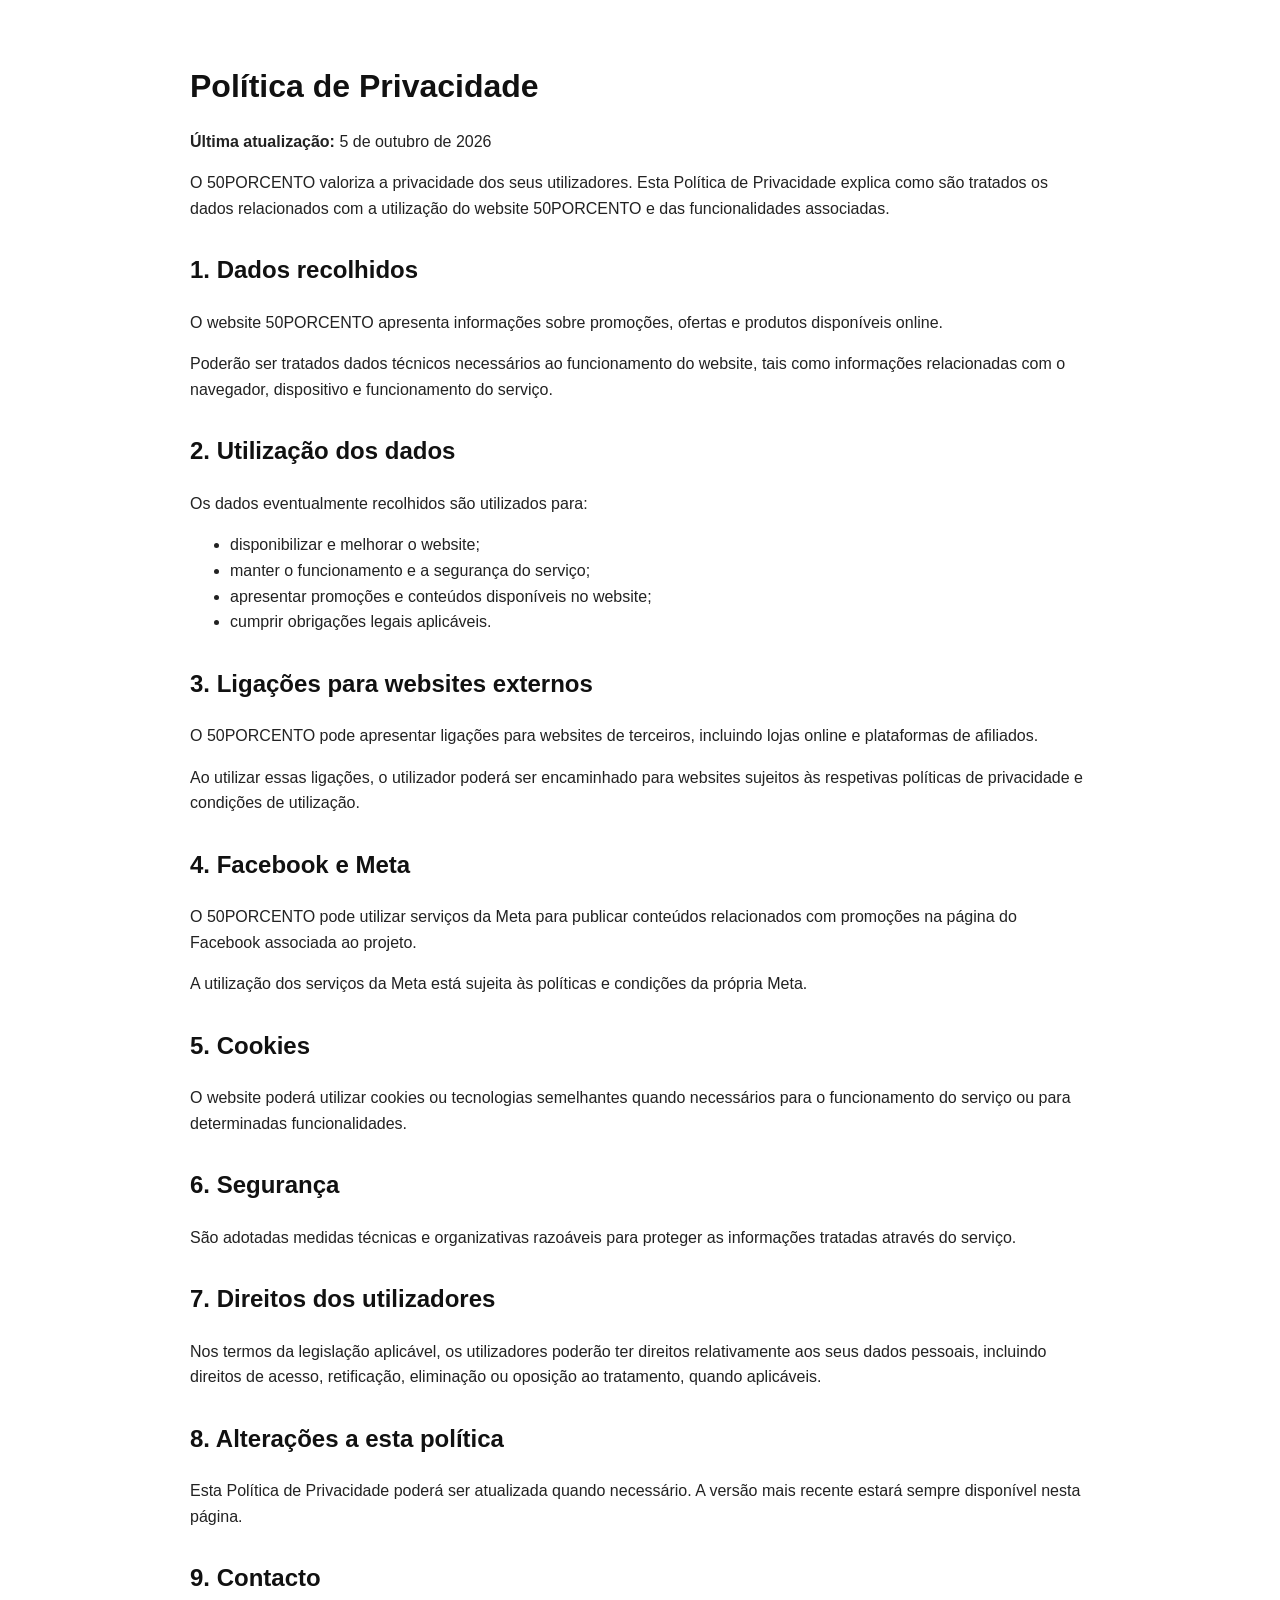
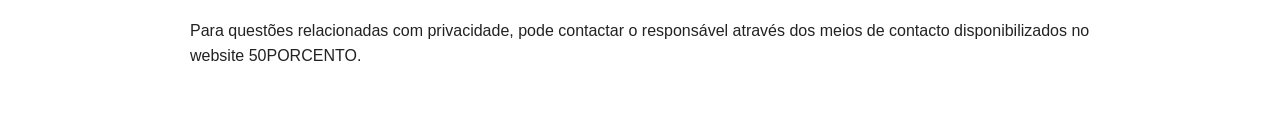
<file: politica-de-privacidade/index.html>
<!DOCTYPE html>
<html lang="pt-PT">
<head>
  <meta charset="UTF-8">
  <meta name="viewport" content="width=device-width, initial-scale=1.0">
  <title>Política de Privacidade | 50PORCENTO</title>

  <style>
    body {
      font-family: Arial, sans-serif;
      line-height: 1.6;
      max-width: 900px;
      margin: 0 auto;
      padding: 40px 20px;
      color: #222;
      background: #fff;
    }

    h1, h2 {
      color: #111;
    }

    h1 {
      margin-bottom: 10px;
    }

    h2 {
      margin-top: 30px;
    }

    a {
      color: #0066cc;
    }
  </style>
</head>

<body>

  <h1>Política de Privacidade</h1>

  <p><strong>Última atualização:</strong> 5 de outubro de 2026</p>

  <p>
    O 50PORCENTO valoriza a privacidade dos seus utilizadores.
    Esta Política de Privacidade explica como são tratados os dados
    relacionados com a utilização do website 50PORCENTO e das
    funcionalidades associadas.
  </p>

  <h2>1. Dados recolhidos</h2>

  <p>
    O website 50PORCENTO apresenta informações sobre promoções,
    ofertas e produtos disponíveis online.
  </p>

  <p>
    Poderão ser tratados dados técnicos necessários ao funcionamento
    do website, tais como informações relacionadas com o navegador,
    dispositivo e funcionamento do serviço.
  </p>

  <h2>2. Utilização dos dados</h2>

  <p>
    Os dados eventualmente recolhidos são utilizados para:
  </p>

  <ul>
    <li>disponibilizar e melhorar o website;</li>
    <li>manter o funcionamento e a segurança do serviço;</li>
    <li>apresentar promoções e conteúdos disponíveis no website;</li>
    <li>cumprir obrigações legais aplicáveis.</li>
  </ul>

  <h2>3. Ligações para websites externos</h2>

  <p>
    O 50PORCENTO pode apresentar ligações para websites de terceiros,
    incluindo lojas online e plataformas de afiliados.
  </p>

  <p>
    Ao utilizar essas ligações, o utilizador poderá ser encaminhado
    para websites sujeitos às respetivas políticas de privacidade
    e condições de utilização.
  </p>

  <h2>4. Facebook e Meta</h2>

  <p>
    O 50PORCENTO pode utilizar serviços da Meta para publicar conteúdos
    relacionados com promoções na página do Facebook associada ao projeto.
  </p>

  <p>
    A utilização dos serviços da Meta está sujeita às políticas e
    condições da própria Meta.
  </p>

  <h2>5. Cookies</h2>

  <p>
    O website poderá utilizar cookies ou tecnologias semelhantes
    quando necessários para o funcionamento do serviço ou para
    determinadas funcionalidades.
  </p>

  <h2>6. Segurança</h2>

  <p>
    São adotadas medidas técnicas e organizativas razoáveis para
    proteger as informações tratadas através do serviço.
  </p>

  <h2>7. Direitos dos utilizadores</h2>

  <p>
    Nos termos da legislação aplicável, os utilizadores poderão ter
    direitos relativamente aos seus dados pessoais, incluindo direitos
    de acesso, retificação, eliminação ou oposição ao tratamento,
    quando aplicáveis.
  </p>

  <h2>8. Alterações a esta política</h2>

  <p>
    Esta Política de Privacidade poderá ser atualizada quando necessário.
    A versão mais recente estará sempre disponível nesta página.
  </p>

  <h2>9. Contacto</h2>

  <p>
    Para questões relacionadas com privacidade, pode contactar o
    responsável através dos meios de contacto disponibilizados no
    website 50PORCENTO.
  </p>

</body>
</html>
</file>
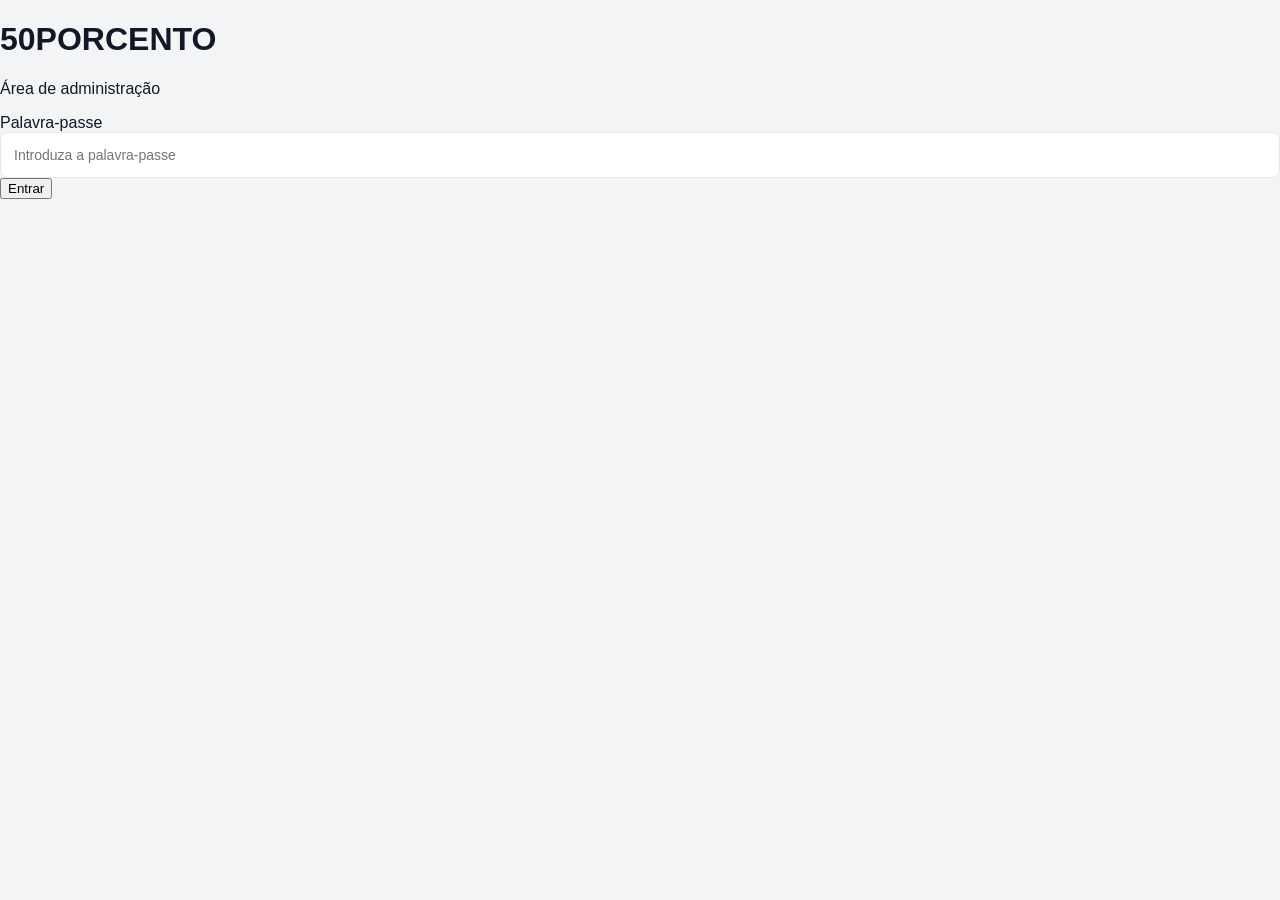
<file: admin.html>
<!doctype html>
<html lang="pt-PT">

<head>

<meta charset="utf-8">

<meta
  name="viewport"
  content="width=device-width, initial-scale=1"
>

<title>50PORCENTO - Administração</title>

<link
  rel="stylesheet"
  href="admin.css"
>

</head>


<body>


<!-- =====================================
     LOGIN
====================================== -->

<div id="loginScreen">

  <div class="login-box">

    <h1>50PORCENTO</h1>

    <p>
      Área de administração
    </p>

    <form id="loginForm">

      <label for="loginPassword">
        Palavra-passe
      </label>

      <input
        id="loginPassword"
        type="password"
        autocomplete="current-password"
        placeholder="Introduza a palavra-passe"
        required
      >

      <button type="submit">
        Entrar
      </button>

      <p id="loginStatus"></p>

    </form>

  </div>

</div>



<!-- =====================================
     PAINEL DE ADMINISTRAÇÃO
====================================== -->

<div id="adminPanel" hidden>


<header class="admin-header">

  <div class="admin-logo">

    50<span>PORCENTO</span>

  </div>

  <div>
    Administração
  </div>

</header>



<main class="admin-container">


  <!-- =====================================
       TÍTULO
  ====================================== -->

  <section class="admin-title">

    <div>

      <h1>
        Promoções
      </h1>

      <p>
        Adicione e organize as promoções do 50PORCENTO.
      </p>

    </div>

    <a href="index.html">
      Ver site →
    </a>

  </section>



  <!-- =====================================
       NOVA PROMOÇÃO
  ====================================== -->

  <section class="admin-card">

    <h2>
      Nova promoção
    </h2>


    <form id="offerForm">


      <div class="form-group">

        <label for="contentType">
          Tipo de conteúdo
        </label>

        <select id="contentType">

          <option value="promocao">
            Promoção
          </option>

          <option value="marca">
            Marca
          </option>

        </select>

      </div>



      <!-- =====================================
           CAMPOS DA MARCA
      ====================================== -->

<div id="brandFields" hidden>

    <div class="form-group">
        <label for="brandName">Nome da marca</label>
        <input
            id="brandName"
            type="text"
            placeholder="Ex.: Benetton"
        >
    </div>

    <div class="form-group">
        <label for="brandLogo">Logo da marca</label>
        <input
            id="brandLogo"
            type="file"
            accept="image/*"
        >
    </div>

    <div class="form-group">
        <label for="brandLink">Link da marca</label>
        <input
            id="brandLink"
            type="url"
            placeholder="https://..."
        >
    </div>

</div>

      <!-- =====================================
           CAMPOS DA PROMOÇÃO
      ====================================== -->

      <div class="form-group">

        <label for="title">
          Título
        </label>

        <input
          id="title"
          type="text"
          placeholder="Ex.: Promoção de verão"
          required
        >

      </div>



     <div class="form-group">
    <label for="brand">Marca</label>
    <select id="brand">
        <option value="">Selecionar marca</option>
    </select>
</div>



      <div class="form-row">


        <div class="form-group">

          <label for="category">
            Categoria
          </label>

          <select
            id="category"
            required
          >

            <option value="">
              Escolher categoria
            </option>

            <option>
              Desporto e Lazer
            </option>

            <option>
              Viagens e Férias
            </option>

            <option>
              Roupa e Acessórios
            </option>

            <option>
              Perfumes e Cosmética
            </option>

            <option>
              Tecnologia
            </option>

            <option>
              Casa e Jardim
            </option>

            <option>
              Saúde e Bem Estar
            </option>

            <option>
              Marketplace
            </option>

            <option>
              Alimentação
            </option>

          </select>

        </div>



        <div class="form-group">

          <label for="date">
            Data
          </label>

          <input
            id="date"
            type="date"
            required
          >

        </div>

      </div>



      <div class="form-group">

        <label for="link">
          Link da promoção
        </label>

        <input
          id="link"
          type="url"
          placeholder="https://..."
          required
        >

      </div>



      <div class="form-group">

        <label for="image">
          Imagem
        </label>

        <input
          id="image"
          type="file"
          accept="image/*"
          required
        >

        <small>
          JPG, PNG ou WebP
        </small>

      </div>



      <div
        id="preview"
        class="image-preview"
      ></div>



      <button
        type="submit"
        class="save-button"
      >
        Adicionar
      </button>


    </form>

  </section>



  <!-- =====================================
       EDITAR PROMOÇÃO
  ====================================== -->

  <section
    id="editSection"
    class="admin-card"
    hidden
  >

    <h2>
      Editar
    </h2>


    <form id="editForm">

      <input
        type="hidden"
        id="editId"
      >


      <div class="form-group">

        <label for="editTitle">
        </label>

        <input
          id="editTitle"
          type="text"
          required
        >

      </div>



      <div class="form-row">


        <div class="form-group">

          <label for="editCategory">
            Categoria
          </label>

          <select
            id="editCategory"
            required
          >

            <option value="">
              Escolher categoria
            </option>

            <option>
              Desporto e Lazer
            </option>

            <option>
              Viagens e Férias
            </option>

            <option>
              Roupa e Acessórios
            </option>

            <option>
              Perfumes e Cosmética
            </option>

            <option>
              Tecnologia
            </option>

            <option>
              Casa e Jardim
            </option>

            <option>
              Saúde e Bem Estar
            </option>

            <option>
              Marketplace
            </option>

            <option>
              Alimentação
            </option>

          </select>

        </div>



        <div class="form-group">

          <label for="editDate">
            Data
          </label>

          <input
            id="editDate"
            type="date"
            required
          >

        </div>

      </div>



      <div class="form-group">

        <label for="editLink">
          Link da promoção
        </label>

        <input
          id="editLink"
          type="url"
          required
        >

      </div>



      <div class="form-group">

        <label for="editImage">
          Nova imagem
        </label>

        <input
          id="editImage"
          type="file"
          accept="image/*"
        >

        <small>
          Deixa vazio para manter a imagem atual.
        </small>

      </div>



      <div
        id="editPreview"
        class="image-preview"
      ></div>



      <div class="form-row">

        <button
          type="submit"
          class="save-button"
        >
          Guardar alterações
        </button>


        <button
          type="button"
          id="cancelEdit"
          class="danger-button"
        >
          Cancelar
        </button>

      </div>


    </form>

  </section>



  <!-- =====================================
       PROMOÇÕES EXISTENTES
  ====================================== -->

  <section class="admin-card">


    <div class="list-header">


      <div>

        <h2>
          Promoções existentes
        </h2>

        <p id="offerCount">
          A carregar...
        </p>

      </div>


      <button
        id="clearAll"
        class="danger-button"
      >
        Apagar todas
      </button>


    </div>


    <div
      id="status"
      role="status"
    ></div>


    <div
      id="offerList"
      class="offer-list"
    ></div>


  </section>



  <!-- =====================================
       MARCAS
  ====================================== -->

  <section class="admin-card">

    <div class="list-header">

      <div>

        <h2>
          Marcas
        </h2>

        <p id="brandCount">
          0 marcas
        </p>

      </div>

    </div>


    <div
      id="brandList"
      class="offer-list"
    ></div>

  </section>


</main>

</div>


<script src="admin.js"></script>

</body>

</html>
</file>
<file: admin.css>
:root {
    --bg: #f3f4f6;
    --card: #ffffff;
    --text: #111827;
    --muted: #6b7280;
    --border: #e5e7eb;
    --black: #111111;
    --accent: #ff5a36;
    --accent-dark: #e44726;
    --danger: #dc2626;
    --success: #16a34a;
    --radius: 14px;
}

* {
    box-sizing: border-box;
}

html {
    scroll-behavior: smooth;
}

body {
    margin: 0;
    background: var(--bg);
    color: var(--text);
    font-family:
        Inter,
        -apple-system,
        BlinkMacSystemFont,
        "Segoe UI",
        Arial,
        sans-serif;
}


/* =====================================
   HEADER
===================================== */

.admin-header {
    min-height: 72px;
    padding: 0 32px;
    background: #111111;
    color: white;

    display: flex;
    align-items: center;
    justify-content: space-between;

    position: sticky;
    top: 0;
    z-index: 100;

    box-shadow: 0 2px 15px rgba(0, 0, 0, .12);
}

.admin-logo {
    font-size: 23px;
    font-weight: 900;
    letter-spacing: -1px;
}

.admin-logo span {
    font-weight: 500;
    margin-left: 2px;
}

.admin-header > div:last-child {
    font-size: 13px;
    color: #d1d5db;
}


/* =====================================
   CONTAINER
===================================== */

.admin-container {
    width: min(100% - 32px, 1100px);
    margin: 42px auto 80px;
}


/* =====================================
   TITULO
===================================== */

.admin-title {
    display: flex;
    justify-content: space-between;
    align-items: center;
    gap: 25px;
    margin-bottom: 28px;
}

.admin-title h1 {
    margin: 0 0 7px;
    font-size: 34px;
    line-height: 1.1;
    letter-spacing: -1px;
}

.admin-title p {
    margin: 0;
    color: var(--muted);
    font-size: 14px;
}

.admin-title a {
    display: inline-flex;
    align-items: center;
    justify-content: center;

    background: var(--black);
    color: white;

    padding: 11px 17px;

    border-radius: 8px;

    font-size: 13px;
    font-weight: 700;

    text-decoration: none;

    transition: .2s;
}

.admin-title a:hover {
    background: #333;
    transform: translateY(-1px);
}


/* =====================================
   CARDS
===================================== */

.admin-card {
    background: var(--card);
    border: 1px solid var(--border);
    border-radius: var(--radius);

    padding: 28px;

    margin-bottom: 24px;

    box-shadow:
        0 4px 18px rgba(0, 0, 0, .04);
}

.admin-card h2 {
    margin: 0 0 22px;
    font-size: 19px;
    letter-spacing: -.3px;
}


/* =====================================
   FORM
===================================== */

.form-group {
    display: flex;
    flex-direction: column;
    gap: 7px;
    margin-bottom: 18px;
}

.form-group label {
    font-size: 13px;
    font-weight: 700;
    color: #374151;
}

.form-group small {
    color: var(--muted);
    font-size: 12px;
}

input,
select {
    width: 100%;
    height: 46px;

    border: 1px solid var(--border);
    border-radius: 8px;

    padding: 0 13px;

    font-size: 14px;
    color: var(--text);

    background: #fff;

    transition:
        border-color .2s,
        box-shadow .2s;
}

input:hover,
select:hover {
    border-color: #c7cbd1;
}

input:focus,
select:focus {
    outline: none;
    border-color: var(--accent);

    box-shadow:
        0 0 0 3px rgba(255, 90, 54, .12);
}

.form-row {
    display: grid;
    grid-template-columns: 1fr 1fr;
    gap: 20px;
}


/* =====================================
   FILE
===================================== */

input[type="file"] {
    height: auto;
    padding: 11px;
    cursor: pointer;
}


/* =====================================
   PREVIEW
===================================== */

.image-preview {
    margin: 5px 0 20px;
    min-height: 0;
}

.image-preview img {
    width: 220px;
    max-width: 100%;
    max-height: 220px;

    object-fit: contain;

    display: block;

    border: 1px solid var(--border);
    border-radius: 10px;

    background: #f9fafb;

    padding: 5px;
}


/* =====================================
   BOTÃO PRINCIPAL
===================================== */

.save-button {
    width: 100%;
    min-height: 50px;

    border: 0;
    border-radius: 9px;

    background: var(--accent);
    color: white;

    font-size: 14px;
    font-weight: 800;

    cursor: pointer;

    transition:
        background .2s,
        transform .2s,
        box-shadow .2s;
}

.save-button:hover {
    background: var(--accent-dark);

    transform: translateY(-1px);

    box-shadow:
        0 5px 15px rgba(255, 90, 54, .22);
}

.save-button:active {
    transform: translateY(0);
}


/* =====================================
   CABEÇALHO DA LISTA
===================================== */

.list-header {
    display: flex;
    justify-content: space-between;
    align-items: center;

    gap: 20px;

    margin-bottom: 20px;
}

.list-header h2 {
    margin-bottom: 5px;
}

.list-header p {
    margin: 0;
    color: var(--muted);
    font-size: 13px;
}


/* =====================================
   APAGAR TODAS
===================================== */

.danger-button {
    border: 1px solid #fecaca;

    background: #fff;

    color: var(--danger);

    padding: 9px 13px;

    border-radius: 8px;

    font-size: 12px;
    font-weight: 700;

    cursor: pointer;

    transition: .2s;
}

.danger-button:hover {
    background: #fef2f2;
    border-color: #fca5a5;
}


/* =====================================
   STATUS
===================================== */

#status {
    min-height: 20px;

    margin-bottom: 14px;

    font-size: 13px;
    font-weight: 600;
}


/* =====================================
   LISTA
===================================== */

.offer-list {
    display: grid;
    gap: 12px;
}


/* =====================================
   ITEM PROMOÇÃO
===================================== */

.offer-item {
    display: grid;

    grid-template-columns:
        90px
        minmax(0, 1fr)
        auto;

    gap: 17px;

    align-items: center;

    padding: 12px;

    border: 1px solid var(--border);
    border-radius: 11px;

    background: #fff;

    transition:
        border-color .2s,
        box-shadow .2s,
        transform .2s;
}

.offer-item:hover {
    border-color: #d1d5db;

    box-shadow:
        0 5px 18px rgba(0, 0, 0, .06);

    transform: translateY(-1px);
}


/* =====================================
   IMAGEM DA PROMOÇÃO
===================================== */

.offer-item img {
    width: 90px;
    height: 75px;

    object-fit: contain;

    background: #f5f5f5;

    border-radius: 8px;

    border: 1px solid #eee;
}


/* =====================================
   INFORMAÇÃO
===================================== */

.offer-item h3 {
    margin: 0 0 6px;

    font-size: 15px;
    line-height: 1.3;

    color: var(--text);
}

.offer-item p {
    margin: 0;

    font-size: 12px;

    color: var(--muted);
}


/* =====================================
   BOTÕES DOS ITENS
===================================== */

.offer-item button {
    min-width: 75px;

    border-radius: 7px;

    padding: 8px 11px;

    font-size: 12px;
    font-weight: 700;

    cursor: pointer;

    transition: .2s;
}


/* EDITAR */

.edit-button {
    border: 1px solid #dbeafe;

    background: #eff6ff;

    color: #2563eb;
}

.edit-button:hover {
    background: #dbeafe;
}


/* APAGAR */

.delete-button {
    border: 1px solid #fecaca;

    background: #fff;

    color: #dc2626;
}

.delete-button:hover {
    background: #fef2f2;
}


/* =====================================
   GRUPO DE BOTÕES
===================================== */

.offer-actions {
    display: flex;
    align-items: center;
    gap: 7px;
}


/* =====================================
   MOBILE
===================================== */

@media (max-width: 700px) {

    .admin-header {
        padding: 0 18px;
        min-height: 64px;
    }

    .admin-logo {
        font-size: 20px;
    }

    .admin-header > div:last-child {
        font-size: 11px;
    }

    .admin-container {
        width: min(100% - 22px, 1100px);
        margin-top: 25px;
    }

    .admin-title {
        align-items: flex-start;
        flex-direction: column;
        gap: 15px;
    }

    .admin-title h1 {
        font-size: 28px;
    }

    .admin-title a {
        width: 100%;
    }

    .admin-card {
        padding: 20px;
        border-radius: 12px;
    }

    .form-row {
        grid-template-columns: 1fr;
        gap: 0;
    }

    .list-header {
        align-items: flex-start;
        flex-direction: column;
    }

    .danger-button {
        width: 100%;
    }

    .offer-item {
        grid-template-columns:
            70px
            minmax(0, 1fr);

        gap: 12px;
    }

    .offer-item img {
        width: 70px;
        height: 65px;
    }

    .offer-actions {
        grid-column: 1 / -1;

        width: 100%;
    }

    .offer-item button {
        flex: 1;
    }
}


/* =====================================
   MOBILE PEQUENO
===================================== */

@media (max-width: 420px) {

    .admin-card {
        padding: 16px;
    }

    .admin-title h1 {
        font-size: 25px;
    }

    .offer-item h3 {
        font-size: 14px;
    }

}

/* ESCONDER CAMPOS DESATIVADOS */

.form-group[hidden],
.form-row[hidden],
#brandFields[hidden] {
    display: none !important;
}
/* =====================================
   LISTA DE MARCAS
===================================== */

#brandList {
    display: grid;
    grid-template-columns: repeat(auto-fill, minmax(220px, 1fr));
    gap: 16px;
    margin-top: 20px;
}

#brandList .offer-item {
    display: flex;
    align-items: center;
    gap: 14px;
    padding: 16px;
    border: 1px solid #e6e6e6;
    border-radius: 12px;
    background: #fff;
}

#brandList .offer-item img {
    width: 64px;
    height: 64px;
    object-fit: contain;
    flex-shrink: 0;
    border-radius: 8px;
    background: #fff;
}

#brandList .offer-item h3 {
    margin: 0 0 6px;
    font-size: 16px;
}

#brandList .offer-item p {
    margin: 0;
    font-size: 13px;
    color: #777;
    word-break: break-word;
}
/* =========================================
   MARCAS — CARTÕES VERTICAIS
========================================= */

#brandList .offer-item {
    display: flex;
    flex-direction: column;
    align-items: center;
    justify-content: flex-start;
    gap: 0;
    padding: 28px 24px 24px;
    min-height: 280px;
    text-align: center;
}

#brandList .offer-item img {
    width: 110px;
    height: 110px;
    object-fit: contain;
    margin-bottom: 20px;
}

#brandList .offer-item > div:not(.offer-actions) {
    width: 100%;
    flex: 1;
    display: flex;
    align-items: center;
    justify-content: center;
}

#brandList .offer-item h3 {
    margin: 0;
    font-size: 18px;
    line-height: 1.25;
}

#brandList .offer-item .offer-actions {
    width: 100%;
    display: flex;
    justify-content: center;
    gap: 12px;
    margin-top: 24px;
    padding-top: 20px;
    border-top: 1px solid #e6e6e6;
}

#brandList .offer-item .offer-actions button {
    flex: 1;
    max-width: 120px;
}
</file>
